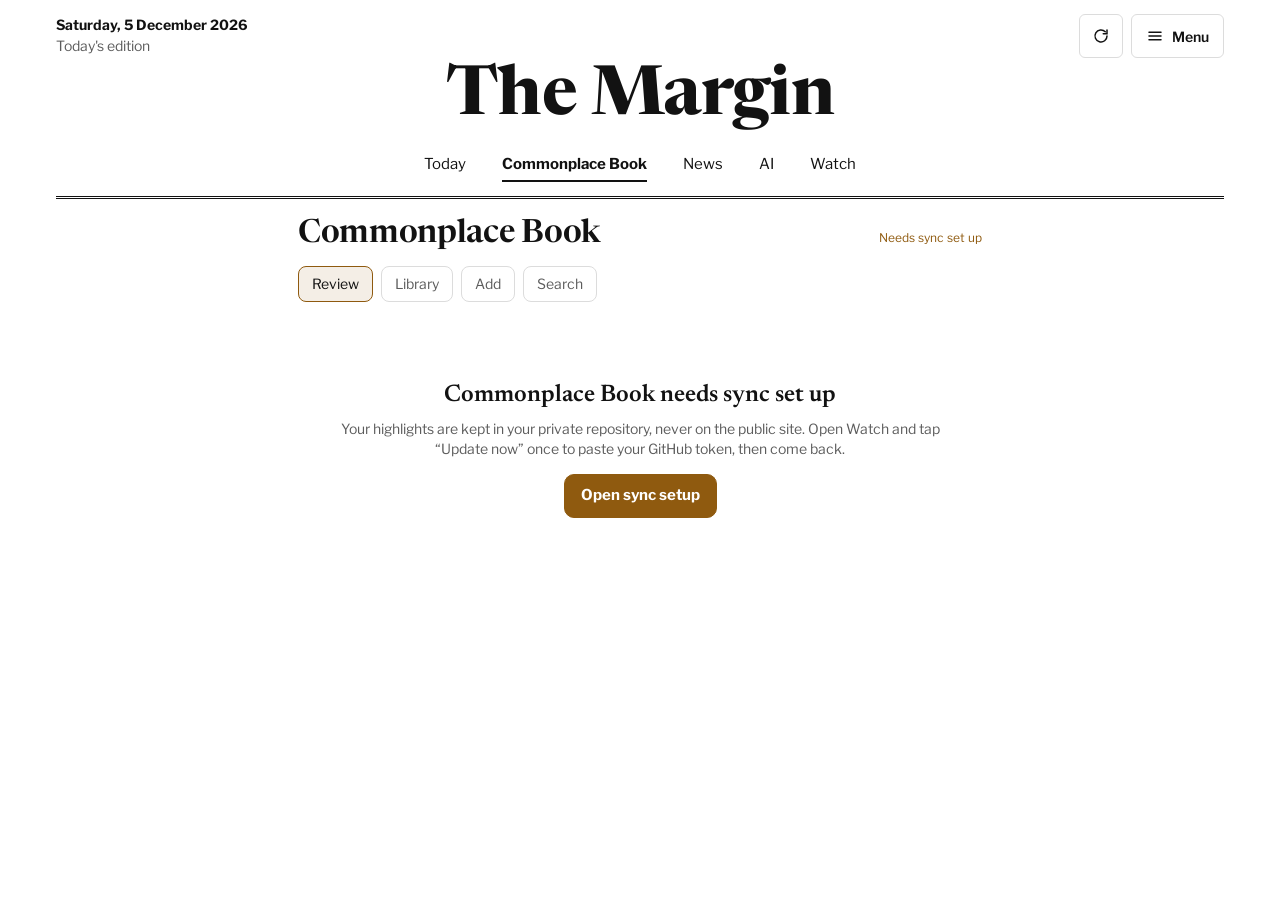
<file: site/commonplace.html>
<!doctype html>
<html lang="en" data-no-block>
<head>
<meta charset="utf-8">
<meta name="build" content="__BUILD__">
<meta name="viewport" content="width=device-width, initial-scale=1, viewport-fit=cover">
<title>Commonplace Book · The Margin</title>
<meta name="apple-mobile-web-app-capable" content="yes">
<meta name="mobile-web-app-capable" content="yes">
<meta name="apple-mobile-web-app-title" content="The Margin">
<meta name="apple-mobile-web-app-status-bar-style" content="black-translucent">
<meta name="theme-color" content="#ffffff" media="(prefers-color-scheme: light)">
<meta name="theme-color" content="#16140f" media="(prefers-color-scheme: dark)">
<meta name="referrer" content="no-referrer">
<link rel="apple-touch-icon" href="icon.png">
<link rel="icon" href="icon.png">
<link rel="stylesheet" href="style.css">
<link rel="stylesheet" href="commonplace.css">
<script src="toolbar.js"></script>
</head>
<body>
<div class="wrap">
  <header>
    <h1>Commonplace Book</h1>
    <div class="updated"><button class="sync-btn" id="sync-status" type="button" title="Sync now"></button></div>
  </header>
  <div class="tabs" id="views" role="group" aria-label="View">
    <button class="tab" data-view="review" aria-pressed="false">Review</button>
    <button class="tab" data-view="library" aria-pressed="false">Library</button>
    <button class="tab" data-view="add" aria-pressed="false">Add</button>
    <button class="tab" data-view="search" aria-pressed="false">Search</button>
  </div>
  <main id="main"></main>
  <div class="toast" id="toast" role="status" aria-live="polite" hidden></div>
</div>
<script src="cp-data.js"></script>
<script src="cp-kindle.js"></script>
<script src="cp-suggest.js"></script>
<script src="commonplace.js"></script>
</body>
</html>
</file>
<file: site/style.css>
/* The Margin: a newspaper front page. White paper by day, an "evening edition"
   by night (follows the system setting). Newsreader for the masthead, headlines
   and passages; Libre Franklin for labels, navigation and UI. Both self-hosted
   (fonts/), OFL-licensed. Accent used sparingly: review kicker, note rules. */
@font-face { font-family: "Newsreader"; src: url("fonts/newsreader-latin-opsz-normal.woff2") format("woff2"); font-weight: 200 800; font-style: normal; font-display: swap; }
@font-face { font-family: "Newsreader"; src: url("fonts/newsreader-latin-opsz-italic.woff2") format("woff2"); font-weight: 200 800; font-style: italic; font-display: swap; }
@font-face { font-family: "Libre Franklin"; src: url("fonts/libre-franklin-latin-wght-normal.woff2") format("woff2"); font-weight: 100 900; font-style: normal; font-display: swap; }
:root {
  --sans: "Libre Franklin", -apple-system, BlinkMacSystemFont, "Segoe UI", system-ui, sans-serif;
  --serif: "Newsreader", "Iowan Old Style", Georgia, serif;
  --bg: #ffffff;
  --surface: #ffffff;
  --raised: #efece6;
  --tint: #efece6;
  --ink: #121212;
  --muted: #5c5c5c;
  --line: #dcdcdc;
  --accent: #8f5a0f;
  --accent-soft: rgba(143, 90, 15, 0.10);
  --accent-ink: #ffffff;
  --done: #767676;
  --danger: #b3261e;
  --tabbar-h: 0px;
  color-scheme: light dark;
}
@media (prefers-color-scheme: dark) {
  :root {
    --bg: #16140f;
    --surface: #16140f;
    --raised: #2a2620;
    --tint: #2a2620;
    --ink: #ece7dc;
    --muted: #aaa395;
    --line: #3a362e;
    --accent: #d9a653;
    --accent-soft: rgba(217, 166, 83, 0.16);
    --accent-ink: #16140f;
    --done: #8d877a;
    --danger: #f08a7e;
  }
}
* { box-sizing: border-box; }
body {
  margin: 0;
  background: var(--bg);
  color: var(--ink);
  font: 16px/1.45 var(--sans);
  -webkit-font-smoothing: antialiased;
}
.wrap {
  max-width: 720px;
  margin: 0 auto;
  padding: 12px 18px calc(env(safe-area-inset-bottom) + var(--tabbar-h) + 40px);
}
header { display: flex; align-items: baseline; justify-content: space-between; gap: 12px; }
h1 { font-family: var(--serif); font-size: 32px; line-height: 1.1; font-weight: 600; letter-spacing: -0.01em;
     font-variation-settings: "opsz" 72; margin: 6px 0 0; }
:focus-visible { outline: 2px solid var(--accent); outline-offset: 2px; }
a { color: inherit; }
.updated { color: var(--muted); font-size: 13px; text-align: right; }
.tabs { display: flex; gap: 8px; margin: 16px 0 20px; }
.tab {
  border: 1px solid var(--line); background: transparent; color: var(--muted);
  border-radius: 8px; padding: 7px 13px; font: inherit; font-size: 14px; cursor: pointer;
}
.tab[aria-pressed="true"] { background: var(--accent-soft); color: var(--ink); border-color: var(--accent); }
.count { opacity: 0.75; margin-left: 5px; font-variant-numeric: tabular-nums; }
.tab[aria-pressed="true"] .count { color: var(--accent); opacity: 1; }
.list { display: grid; gap: 18px; }
.card {
  background: var(--surface); border: 1px solid var(--line);
  border-radius: 6px; overflow: hidden;
}
.player { position: relative; aspect-ratio: 16 / 9; background: #000; }
.player button {
  all: unset; cursor: pointer; display: block; width: 100%; height: 100%; position: relative;
}
.player img { width: 100%; height: 100%; object-fit: cover; display: block; }
.player .play {
  position: absolute; inset: 0; margin: auto; width: 64px; height: 64px; border-radius: 50%;
  background: rgba(0, 0, 0, 0.6); display: grid; place-items: center;
}
.player .play::after {
  content: ""; margin-left: 5px;
  border-left: 20px solid #fff; border-top: 12px solid transparent; border-bottom: 12px solid transparent;
}
.player iframe { width: 100%; height: 100%; border: 0; display: block; }
/* Shields: invisible boxes over the parts of YouTube's player that link
   out to YouTube. Sizes measured from the 2026 embed layout. */
.player .shield { position: absolute; z-index: 2; }
/* Top bar: channel icon + title on the left. The right ~170px holds
   volume, captions and settings, which stay usable. */
.player .shield-title { top: 0; left: 0; right: 172px; height: 64px; }
/* Bottom-right: the "YouTube" pill. Stops below the progress bar. */
.player .shield-logo { right: 0; bottom: 0; width: 178px; height: 64px; }
.player .fs {
  position: absolute; top: 12px; right: 180px; z-index: 3; width: 38px; height: 38px;
  border: 0; border-radius: 10px; background: rgba(0, 0, 0, 0.6); color: #fff;
  font-size: 20px; line-height: 1; cursor: pointer; display: grid; place-items: center;
}
/* Real fullscreen (desktop, iPad) and the fallback used on iPhone. */
.player:fullscreen, .player.pseudo-fs { aspect-ratio: auto; width: 100%; height: 100%; background: #000; }
.player.pseudo-fs {
  position: fixed; inset: 0; z-index: 1000; border-radius: 0;
  padding: env(safe-area-inset-top) env(safe-area-inset-right) env(safe-area-inset-bottom) env(safe-area-inset-left);
}
/* YouTube enlarges its controls in true fullscreen. */
.player:fullscreen .shield-title { right: 250px; height: 92px; }
.player:fullscreen .shield-logo { width: 260px; height: 92px; }
.player:fullscreen .fs { top: 22px; right: 262px; }
.player.pseudo-fs .shield-title, .player.pseudo-fs .fs { margin-top: env(safe-area-inset-top); }
.player.pseudo-fs .shield-logo { margin-bottom: env(safe-area-inset-bottom); margin-right: env(safe-area-inset-right); }
/* iPhone can't lock to landscape, so when fullscreen opens with the phone
   upright, turn the player sideways ourselves: a landscape box rotated 90°
   to fill the portrait screen. Turn the phone left to watch. If the phone
   itself rotates (rotation lock off), this no longer applies. The notch
   ends up on the left of the video and the home bar on the right. */
@media (orientation: portrait) {
  .player.pseudo-fs {
    inset: auto; top: 0; left: 100vw; left: 100dvw;
    width: 100vh; width: 100dvh; height: 100vw; height: 100dvw;
    transform-origin: top left; transform: rotate(90deg);
    padding: 0 env(safe-area-inset-bottom) 0 env(safe-area-inset-top);
  }
  .player.pseudo-fs .shield-title { margin-top: 0; right: calc(172px + env(safe-area-inset-bottom)); }
  .player.pseudo-fs .fs { margin-top: 0; right: calc(180px + env(safe-area-inset-bottom)); }
  .player.pseudo-fs .shield-logo { margin-bottom: 0; margin-right: env(safe-area-inset-bottom); }
}
/* Add ?debug to the page address to see where the shields sit. */
body.debug .shield { background: rgba(255, 0, 0, 0.35); }
body.no-scroll { overflow: hidden; }
.meta { padding: 12px 14px 14px; display: flex; gap: 12px; align-items: flex-start; }
.text { flex: 1; min-width: 0; }
.title { font-weight: 700; margin: 0 0 4px; font-size: 16px; line-height: 1.3; }
.sub { color: var(--muted); font-size: 13px; }  .tick {
  flex: none; border: 1px solid var(--line); background: transparent; color: var(--ink);
  border-radius: 8px; padding: 6px 11px; font: inherit; font-size: 13px; cursor: pointer; white-space: nowrap;
}
.tick:hover { border-color: var(--muted); }
.card.watched .tick { background: var(--accent); color: var(--accent-ink); border-color: var(--accent); }
.card.watched .title, .card.watched .sub { color: var(--done); }
.card.watched img { filter: grayscale(1) opacity(0.6); }
.empty { text-align: center; padding: 56px 16px; color: var(--muted); }
.empty strong { display: block; color: var(--ink); font-family: var(--serif); font-weight: 600; font-size: 24px; margin-bottom: 6px; }
.warn { color: var(--accent); font-size: 13px; margin: -8px 0 16px; }
.toolbar { display: flex; flex-wrap: wrap; gap: 10px; align-items: center; margin: 16px 0 20px; }
.toolbar .tabs { margin: 0; }
.channel-filter {
  margin-left: auto; max-width: 100%; border: 1px solid var(--line); background: var(--surface); color: var(--ink);
  border-radius: 8px; padding: 7px 12px; font: inherit; font-size: 14px;
}
.actions { flex: none; display: flex; flex-direction: column; gap: 6px; align-items: stretch; }
.later.on { border-color: var(--accent); background: var(--accent-soft); color: var(--ink); }
/* Sub-tabs under a section heading (News: paper / all stories; Watch: list / channels; AI desk) */
.switch { display: inline-flex; gap: 18px; margin-bottom: 14px; }
.switch[hidden] { display: none; }
.switch a { color: var(--muted); text-decoration: none; font-size: 15px; font-weight: 500; padding: 6px 0 5px; border-bottom: 2px solid transparent; }
.switch a:hover { color: var(--ink); }
.switch a[aria-current="page"] { color: var(--ink); font-weight: 700; border-bottom-color: var(--accent); }
.switch.sub { gap: 6px; margin: 12px 0 4px; }
.switch.sub a { font-size: 13px; font-weight: 500; padding: 4px 11px; border: 1px solid var(--line); border-radius: 999px; }
.switch.sub a[aria-current="page"] { background: var(--raised); border-color: var(--raised); font-weight: 700; }

/* "Mark all" row above the list */
.bulk { display: flex; justify-content: flex-end; margin: -6px 0 14px; }
.bulk[hidden] { display: none; }
/* Update-now button under the "Updated …" time */
.update-box { display: flex; flex-direction: column; align-items: flex-end; gap: 6px; }
.update-btn {
  border: 1px solid var(--line); background: transparent; color: var(--ink);
  border-radius: 8px; padding: 4px 10px; font: inherit; font-size: 12px; cursor: pointer; white-space: nowrap;
}
.update-btn:disabled { color: var(--muted); cursor: default; }
.update-btn.attention { color: var(--accent-ink); background: var(--accent); border-color: var(--accent); }
/* "YT Music" link: only on touch devices, where background play matters */
.music-link { text-decoration: none; text-align: center; }
@media (hover: hover) and (pointer: fine) { .music-link { display: none; } }
.sync-status { color: var(--muted); font-size: 11px; }
/* Block screen */
html.blocked body > *:not(.blocked-screen) { display: none !important; }
.blocked-screen {
  position: fixed; inset: 0; display: grid; place-items: center; text-align: center;
  padding: 24px; background: var(--bg); color: var(--ink);
}
.blocked-screen h1 { margin: 8px 0 10px; font-size: 34px; }
.blocked-screen p { color: var(--muted); margin: 4px 0; font-size: 16px; }
.blocked-icon { font-size: 44px; }
.blocked-screen a { color: var(--ink); font-weight: 600; }
/* Resume marker on thumbnails */
.player .resume-label {
  position: absolute; left: 10px; bottom: 14px; padding: 3px 8px; border-radius: 6px;
  background: rgba(0, 0, 0, 0.75); color: #fff; font-size: 12px; font-weight: 600;
}
.player .progress-bar { position: absolute; left: 0; right: 0; bottom: 0; height: 4px; background: rgba(255, 255, 255, 0.35); }
.player .progress-bar span { display: block; height: 100%; background: var(--accent); }
.tick.fav.on { border-color: var(--accent); color: var(--accent); }
/* Look-up search on the Channels page */
.search-box { margin: 0 0 22px; }
.search-form { display: flex; gap: 8px; }
.search-form input {
  flex: 1; min-width: 0; font: inherit; font-size: 15px; padding: 9px 14px; border-radius: 8px;
  border: 1px solid var(--line); background: var(--surface); color: var(--ink);
}
.search-form input:disabled { opacity: 0.6; }
.search-note { color: var(--muted); font-size: 13px; margin: 8px 4px 0; }
.search-results { margin-top: 14px; }
.search-results:empty { display: none; }
.search-head { display: flex; justify-content: space-between; align-items: center; gap: 10px; color: var(--muted); font-size: 14px; }
/* Five view tabs: keep them on one line on phones, wrap if still too wide */
.tabs { flex-wrap: wrap; }
@media (max-width: 430px) { .tab { padding: 7px 10px; } .tab .count { margin-left: 3px; } }
.search-tools { display: flex; gap: 6px; align-items: center; }
.search-sort {
  font: inherit; font-size: 13px; padding: 5px 10px; border-radius: 8px;
  border: 1px solid var(--line); background: var(--surface); color: var(--ink);
}
.search-results > .list { margin-top: 12px; }
/* iPhone (WebKit) sometimes leaves video black inside a rounded, clipped card
   while audio and captions play. Giving the player and iframe their own
   compositing layers makes it paint reliably. (Transforms go on the player
   and iframe themselves, never on the card, so the iPhone full-screen mode,
   which uses position: fixed, still covers the whole screen.) */
.player { isolation: isolate; -webkit-transform: translateZ(0); transform: translateZ(0); }
.player iframe { -webkit-transform: translateZ(0); transform: translateZ(0); -webkit-backface-visibility: hidden; backface-visibility: hidden; }
.player-debug {
  position: absolute; left: 6px; right: 6px; top: 64px; z-index: 4; pointer-events: none;
  background: rgba(0, 0, 0, 0.75); color: #9f9; font: 11px/1.3 ui-monospace, Menlo, monospace; padding: 4px 6px; border-radius: 4px;
}

/* Reading: articles and lessons in Newsreader, at a comfortable measure. */
.reader { font-family: var(--serif); font-variation-settings: "opsz" 16; max-width: 38em; }
.reader h3, .reader h4 { font-family: var(--sans); }
.reader a { color: var(--ink); text-decoration-color: var(--accent); text-underline-offset: 2px; }
@media (prefers-reduced-motion: reduce) { * { scroll-behavior: auto !important; } }

/* ---- Masthead, section bar, phone tab bar and Menu (built by toolbar.js) ---- */
.chrome { max-width: 1200px; margin: 0 auto; padding: calc(env(safe-area-inset-top) + 14px) 16px 0; }
.chrome-top { display: flex; justify-content: space-between; align-items: flex-start; gap: 16px; }
.chrome-date { font-size: 14px; line-height: 1.5; }
.chrome-date b { display: block; font-weight: 700; }
.chrome-date span { color: var(--muted); }
.chrome-date .short { display: none; }
.chrome-tools { display: flex; gap: 8px; position: relative; }
.chrome-btn {
  display: inline-flex; align-items: center; justify-content: center; gap: 8px; min-width: 44px; height: 44px; padding: 0 14px;
  background: transparent; border: 1px solid var(--line); color: var(--ink); border-radius: 6px;
  font: 600 14px var(--sans); cursor: pointer; white-space: nowrap;
}
.chrome-btn.icon { width: 44px; padding: 0; }
.chrome-btn:hover { border-color: var(--muted); }
.chrome-btn.attention { background: var(--accent); color: var(--accent-ink); border-color: var(--accent); }
.chrome svg, .tabbar svg { flex: none; }
.masthead {
  display: block; margin: 6px 0 4px; text-align: center; color: var(--ink); text-decoration: none;
  font-family: var(--serif); font-variation-settings: "opsz" 72; font-weight: 700; font-size: 68px; line-height: 1; letter-spacing: -0.01em;
}
.sections { display: flex; justify-content: center; flex-wrap: wrap; gap: 0 36px; padding: 6px 0 4px; font-size: 15px; }
.sections a { color: var(--ink); text-decoration: none; padding: 12px 0 4px; border-bottom: 2px solid transparent; }
.sections a:hover { text-decoration: underline; }
.sections a[aria-current="page"] { font-weight: 700; border-bottom-color: var(--ink); }
.dbl-rule { border-top: 1px solid var(--ink); border-bottom: 1px solid var(--ink); height: 3px; margin-top: 10px; }
.menu-panel {
  position: absolute; right: 0; top: calc(100% + 8px); z-index: 60; width: 260px; padding: 6px;
  background: var(--bg); border: 1px solid var(--ink); border-radius: 6px; box-shadow: 0 8px 24px rgba(0, 0, 0, 0.14);
}
.menu-panel[hidden] { display: none; }
.menu-status { padding: 10px 12px 12px; margin-bottom: 4px; border-bottom: 1px solid var(--line); font-size: 13px; color: var(--muted); }
.menu-item {
  display: flex; align-items: center; gap: 10px; width: 100%; min-height: 44px; padding: 0 12px; border: 0; border-radius: 4px;
  background: transparent; color: var(--ink); font: 500 15px var(--sans); text-align: left; cursor: pointer;
}
.menu-item:hover { background: var(--tint); }
.tabbar { display: none; }
@media (max-width: 719px) {
  :root { --tabbar-h: calc(env(safe-area-inset-bottom) + 58px); }
  .chrome { padding-left: 18px; padding-right: 18px; }
  .chrome-date .long, .chrome-date span { display: none; }
  .chrome-date .short { display: inline; font-size: 12px; color: var(--muted); }
  .chrome-btn.reload { display: none; }
  .chrome-btn.menu { border-color: transparent; padding: 0; width: 44px; justify-content: flex-end; }
  .chrome-btn.menu .lbl { display: none; }
  .masthead { font-size: 36px; margin: -4px 0 10px; }
  .sections { display: none; }
  .dbl-rule { margin-top: 0; }
  .tabbar {
    display: grid; grid-template-columns: repeat(5, minmax(0, 1fr)); position: fixed; left: 0; right: 0; bottom: 0; z-index: 40;
    padding: 6px 4px calc(env(safe-area-inset-bottom) + 4px); background: var(--bg); border-top: 1px solid var(--line);
  }
  .tabbar a {
    display: flex; flex-direction: column; align-items: center; justify-content: center; gap: 4px; min-height: 48px;
    font-size: 11px; font-weight: 500; color: var(--muted); text-decoration: none;
  }
  .tabbar a[aria-current="page"] { color: var(--ink); font-weight: 700; }
}
</file>
<file: site/commonplace.css>
/* Commonplace Book: uses the shared tokens from style.css. Passages in Newsreader,
   Aaron's own notes in the UI sans with an accent rule beside them. Mobile first. */
.sync-btn { all: unset; cursor: pointer; color: var(--muted); font-size: 12px; padding: 4px 0; }
.sync-btn:focus-visible { outline: 2px solid var(--accent); outline-offset: 2px; }
.sync-btn.attention { color: var(--accent); }
#views { margin-top: 14px; }
main { min-height: 40vh; }
h2.section { font-family: var(--serif); font-size: 26px; font-weight: 600; margin: 4px 0 14px; letter-spacing: -0.01em; }
.hint { color: var(--muted); font-size: 14px; margin: 6px 0 14px; }
.row { display: flex; flex-wrap: wrap; gap: 8px; align-items: center; }
.row.end { justify-content: flex-end; }
.btn {
  border: 1px solid var(--line); background: transparent; color: var(--ink); border-radius: 10px;
  padding: 10px 16px; font: inherit; font-size: 15px; cursor: pointer; min-height: 44px; text-decoration: none; display: inline-flex; align-items: center; justify-content: center;
}
.btn:hover { border-color: var(--muted); }
.btn.primary { background: var(--accent); color: var(--accent-ink); border-color: var(--accent); font-weight: 700; }
.btn.small { min-height: 34px; padding: 5px 11px; font-size: 13px; border-radius: 8px; }
.btn.danger { color: var(--danger); }
.btn:disabled { opacity: 0.5; cursor: default; }
.star { all: unset; cursor: pointer; font-size: 22px; line-height: 1; padding: 6px; color: var(--muted); min-width: 34px; text-align: center; }
.star.on { color: var(--accent); }
.star:focus-visible { outline: 2px solid var(--accent); border-radius: 6px; }
input[type="text"], input[type="search"], input[type="url"], input[type="number"], textarea, select.field {
  width: 100%; font: inherit; font-size: 16px; color: var(--ink); background: var(--surface);
  border: 1px solid var(--line); border-radius: 10px; padding: 10px 12px;
}
textarea { resize: vertical; line-height: 1.5; }
label.lbl { display: block; font-size: 13px; color: var(--muted); margin: 14px 0 5px; }
.panel { background: var(--surface); border: 1px solid var(--line); border-radius: 12px; padding: 16px; margin: 0 0 14px; }

/* passages, notes, tags */
.passage { font-family: var(--serif); font-variation-settings: "opsz" 16; font-size: 19px; line-height: 1.55; margin: 0; white-space: pre-wrap; overflow-wrap: anywhere; }
.note {
  margin: 10px 0 0; padding: 2px 0 2px 12px; border-left: 3px solid var(--accent);
  font-family: var(--sans); font-size: 15px; line-height: 1.5; color: var(--ink); white-space: pre-wrap; overflow-wrap: anywhere;
}
.note::before { content: "My note"; display: block; font-size: 11px; font-weight: 700; letter-spacing: 0.06em; text-transform: uppercase; color: var(--accent); margin-bottom: 2px; }
.tags { display: flex; flex-wrap: wrap; gap: 6px; margin-top: 10px; }
.tag {
  border: 1px solid var(--line); background: transparent; color: var(--muted); border-radius: 999px;
  padding: 3px 10px; font: inherit; font-size: 12px; cursor: default;
}
button.tag { cursor: pointer; }
button.tag[aria-pressed="true"], .tag.on { background: var(--accent-soft); color: var(--ink); border-color: var(--accent); }
.tag .x { margin-left: 6px; opacity: 0.7; }
.meta-line { color: var(--muted); font-size: 12px; margin-top: 10px; display: flex; gap: 8px; flex-wrap: wrap; align-items: center; }
mark { background: var(--accent-soft); color: inherit; border-radius: 3px; padding: 0 1px; }

/* highlight cards */
.hl { background: var(--surface); border: 1px solid var(--line); border-radius: 12px; padding: 14px 14px 10px; }
.hl.discarded { opacity: 0.6; }
.hl-top { display: flex; gap: 10px; align-items: flex-start; justify-content: space-between; }
.hl-top .passage { flex: 1; min-width: 0; }
.hl-src { display: flex; gap: 10px; align-items: center; margin-bottom: 10px; color: var(--muted); font-size: 13px; text-decoration: none; }
.hl-src b { color: var(--ink); font-weight: 700; }
.hl-actions { display: flex; gap: 8px; margin-top: 10px; flex-wrap: wrap; }
.stack { display: grid; gap: 12px; }

/* covers */
.cover { flex: none; width: 34px; height: 50px; border-radius: 4px; object-fit: cover; background: var(--raised); display: block; }
.cover.ph, .cover-ph {
  display: grid; place-items: center; text-align: center; font-family: var(--serif); background: var(--accent-soft);
  color: var(--ink); border: 1px solid var(--line); overflow: hidden; line-height: 1.15;
}
.cover.ph { font-size: 7px; padding: 3px; }
.cover.big { width: 84px; height: 124px; border-radius: 6px; }
.cover.ph.big { font-size: 13px; padding: 8px; }

/* library grid */
.grid { display: grid; grid-template-columns: repeat(auto-fill, minmax(140px, 1fr)); gap: 14px; }
.book { all: unset; cursor: pointer; display: block; }
.book:focus-visible .book-cover { outline: 2px solid var(--accent); outline-offset: 2px; }
.book-cover { aspect-ratio: 2 / 3; border-radius: 8px; width: 100%; object-fit: cover; display: block; background: var(--raised); }
.book-cover.ph { font-size: 17px; padding: 14px; }
.book-title { font-family: var(--serif); font-size: 16px; font-weight: 600; line-height: 1.25; margin: 8px 0 2px; }
.book-sub { color: var(--muted); font-size: 12px; }
.src-head { display: flex; gap: 14px; align-items: flex-end; margin: 4px 0 16px; }
.src-head h2 { font-family: var(--serif); font-size: 26px; font-weight: 600; margin: 0 0 4px; line-height: 1.15; }
.back { display: inline-block; color: var(--muted); font-size: 14px; text-decoration: none; margin: 2px 0 10px; }
.cover-pick { display: flex; gap: 10px; flex-wrap: wrap; margin-top: 10px; }
.cover-pick button { all: unset; cursor: pointer; border-radius: 6px; outline-offset: 2px; }
.cover-pick button:focus-visible { outline: 2px solid var(--accent); }
.cover-pick img { width: 64px; height: 94px; object-fit: cover; border-radius: 4px; display: block; background: var(--raised); }

/* editor + tag input + source picker */
.editor { margin-top: 12px; padding-top: 12px; border-top: 1px solid var(--line); }
.editor textarea.note-in { min-height: 120px; font-family: var(--sans); border-left: 3px solid var(--accent); }
.chips { display: flex; flex-wrap: wrap; gap: 6px; margin-bottom: 8px; }
.suggest { display: flex; flex-wrap: wrap; gap: 6px; margin-top: 8px; }
.suggest:empty { display: none; }
details.more { margin-top: 12px; }
details.more summary { cursor: pointer; color: var(--muted); font-size: 13px; }
.picker-list { display: grid; gap: 6px; margin-top: 8px; }
.picker-list button {
  all: unset; cursor: pointer; padding: 10px 12px; border: 1px solid var(--line); border-radius: 10px; background: var(--surface);
  font-size: 15px; display: flex; gap: 10px; align-items: center; min-height: 44px; box-sizing: border-box;
}
.picker-list button:hover, .picker-list button:focus-visible { border-color: var(--accent); }
.picker-list small { color: var(--muted); margin-left: auto; }
.chosen { display: inline-flex; gap: 8px; align-items: center; padding: 8px 12px; border: 1px solid var(--accent); background: var(--accent-soft); border-radius: 10px; font-size: 15px; }
.add-text { font-family: var(--serif); font-size: 20px; line-height: 1.5; min-height: 180px; }
.two { display: grid; grid-template-columns: 1fr 1fr; gap: 10px; }

/* search */
.filters { display: flex; flex-wrap: wrap; gap: 6px; margin: 12px 0 14px; max-height: 118px; overflow: auto; }
.count-line { color: var(--muted); font-size: 13px; margin: 0 0 10px; }

/* import */
.imp-list { list-style: none; margin: 10px 0 0; padding: 0; display: grid; gap: 6px; font-size: 14px; }
.imp-list li { display: flex; justify-content: space-between; gap: 10px; border-bottom: 1px solid var(--line); padding: 6px 0; }
.imp-list li span:last-child { color: var(--muted); white-space: nowrap; font-variant-numeric: tabular-nums; }
.big-num { font-family: var(--serif); font-size: 28px; font-weight: 600; margin: 0 0 4px; }

/* Daily review: the one bold place. One passage, large, centred; four actions in thumb reach. */
.rv { display: flex; flex-direction: column; min-height: calc(100dvh - 190px); }
.rv-progress { color: var(--muted); font-size: 13px; text-align: center; font-variant-numeric: tabular-nums; }
.rv-card { flex: 1; display: flex; flex-direction: column; justify-content: center; padding: 18px 4px; min-height: 0; }
.rv-src { display: flex; gap: 10px; align-items: center; justify-content: center; color: var(--muted); font-size: 13px; margin-bottom: 18px; text-align: left; }
.rv-src b { color: var(--ink); }
.rv-passage {
  font-family: var(--serif); font-variation-settings: "opsz" 24; font-size: 25px; line-height: 1.5; text-align: center; margin: 0;
  white-space: pre-wrap; overflow-wrap: anywhere; text-wrap: pretty;
}
.rv-passage.long { font-size: 20px; text-align: left; }
.rv-passage.xlong { font-size: 17px; text-align: left; }
.rv-card .note { margin: 18px auto 0; max-width: 34em; }
.rv-card .tags { justify-content: center; }
.rv-tools { display: flex; justify-content: center; gap: 8px; margin-top: 14px; }
.rv-actions {
  position: sticky; bottom: var(--tabbar-h); display: grid; grid-template-columns: 1fr 1fr; gap: 10px;
  padding: 10px 0 calc(env(safe-area-inset-bottom) + 6px); background: linear-gradient(to top, var(--bg) 78%, transparent);
}
.rv-actions .btn { min-height: 56px; font-size: 16px; flex-direction: column; line-height: 1.15; }
.rv-actions .btn small { font-size: 11px; opacity: 0.8; font-weight: 400; }
.rv-done { text-align: center; padding: 64px 12px; }
.rv-done .big-num { font-size: 34px; }
.toast {
  position: fixed; left: 50%; transform: translateX(-50%); bottom: calc(max(var(--tabbar-h), env(safe-area-inset-bottom)) + 24px); z-index: 50;
  background: var(--ink); color: var(--bg); border-radius: 10px; padding: 10px 16px; font-size: 14px; max-width: 90vw;
}
.toast[hidden] { display: none; }
@media (max-width: 719px) { .rv-actions { padding-bottom: 8px; } }
.sub-switch { display: flex; gap: 8px; margin: 0 0 14px; }
@media (max-width: 430px) {
  .rv-passage { font-size: 23px; }
}
.toast .btn { color: var(--bg); border-color: currentColor; margin-left: 8px; min-height: 30px; }
.book-cover.ph { display: grid; place-items: center; text-align: center; font-family: var(--serif); background: var(--accent-soft); color: var(--ink); border: 1px solid var(--line); overflow: hidden; line-height: 1.15; }
.clamp { display: -webkit-box; -webkit-line-clamp: 5; -webkit-box-orient: vertical; overflow: hidden; cursor: pointer; }
.sg-book { background: var(--surface); border: 1px solid var(--line); border-radius: 12px; padding: 12px 14px; }
.sg-book summary { cursor: pointer; font-family: var(--serif); font-size: 17px; font-weight: 600; }
.note-orig { margin: 4px 0 0 15px; color: var(--muted); font-size: 12px; line-height: 1.4; white-space: pre-wrap; overflow-wrap: anywhere; }
.rv-card .note-orig { max-width: 34em; margin-left: auto; margin-right: auto; }
</file>
